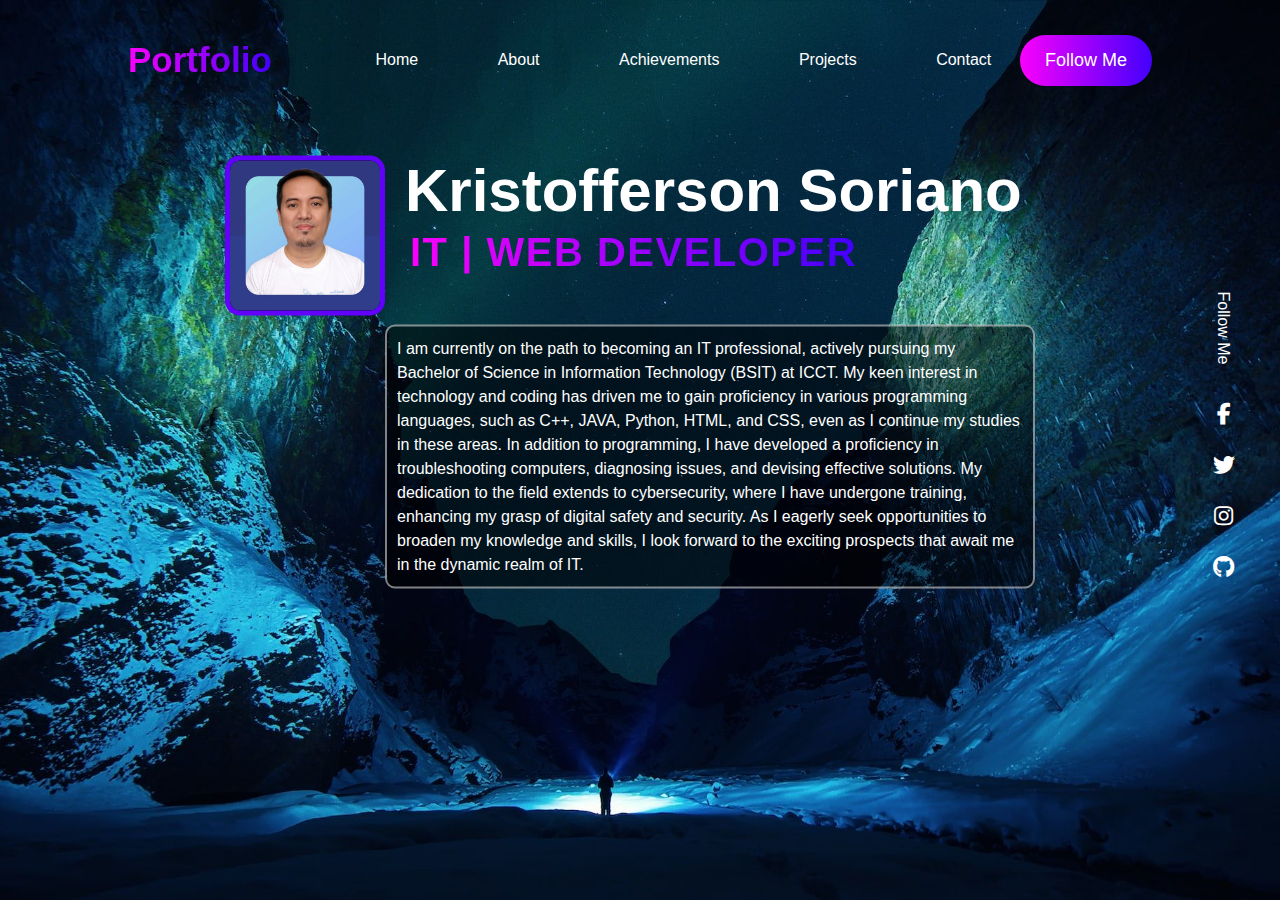
<file: index.html>
<!DOCTYPE html>
<html lang="en">
<head>
    <meta charset="UTF-8">
    <meta http-equiv="X-UA-Compatible" content="IE=edge">
    <meta name="viewport" content="width=device-width, initial-scale=1.0">
    <title>Portfolio</title>

    <!-- link Font awesome cdn -->
    <link rel="stylesheet" href="https://cdnjs.cloudflare.com/ajax/libs/font-awesome/6.4.0/css/all.min.css">

    <!-- link file CSS -->
    <link rel="stylesheet" href="style.css">
</head>
<body>
    <div class="container">

        <header>
            <nav>
                <a href="#" class="logo">Portfolio</a>
                <div class="nav-links">
                    <a href="index.html">Home</a>
                    <a href="about.html">About</a>
                    <a href="achievements.html">Achievements</a>
                    <a href="project.html">Projects</a>
                    <a href="contact.html">Contact</a>
                </div>
                <a href="https://www.facebook.com/krizz19" target="_blank" class="btn">Follow Me</a>
            </nav>
        </header>

        <div class="content">           
			<div class="kris-text">			
				<div class="kris-img">
                <img src="multimedia/kris.jpeg" alt="">
				</div>
				<h1>Kristofferson Soriano</h1>
                <span>IT | WEB DEVELOPER</span>				
                <p>I am currently on the path to becoming an IT professional, actively pursuing my Bachelor of Science in Information Technology (BSIT) at ICCT. My keen interest in technology and coding has driven me to gain proficiency in various programming languages, such as C++, JAVA, Python, HTML, and CSS, even as I continue my studies in these areas. In addition to programming, I have developed a proficiency in troubleshooting computers, diagnosing issues, and devising effective solutions. My dedication to the field extends to cybersecurity, where I have undergone training, enhancing my grasp of digital safety and security. As I eagerly seek opportunities to broaden my knowledge and skills, I look forward to the exciting prospects that await me in the dynamic realm of IT.</p> 
				</div>						
        </div>
        

        <div class="soial-links">
            <span>Follow Me</span>
            <a href="https://www.facebook.com/krizz19" target="_blank"><i class="fa-brands fa-facebook-f"></i></a>
            <a href="#"><i class="fa-brands fa-twitter"></i></a>
            <a href"https://www.instagram.com/imkriss19/?igshid=YzAwZjE1ZTI0Zg%3D%3D&fbclid=IwAR00w-x3zYcXLVi1G-4iBIEl50poXa-NztQFN1F97gvo6rqzmIoqXiH78uA"><i class="fa-brands fa-instagram"></i></a>
            <a href="#"><i class="fa-brands fa-github"></i></a>
        </div>

    </div>


</body>
</html>
</file>
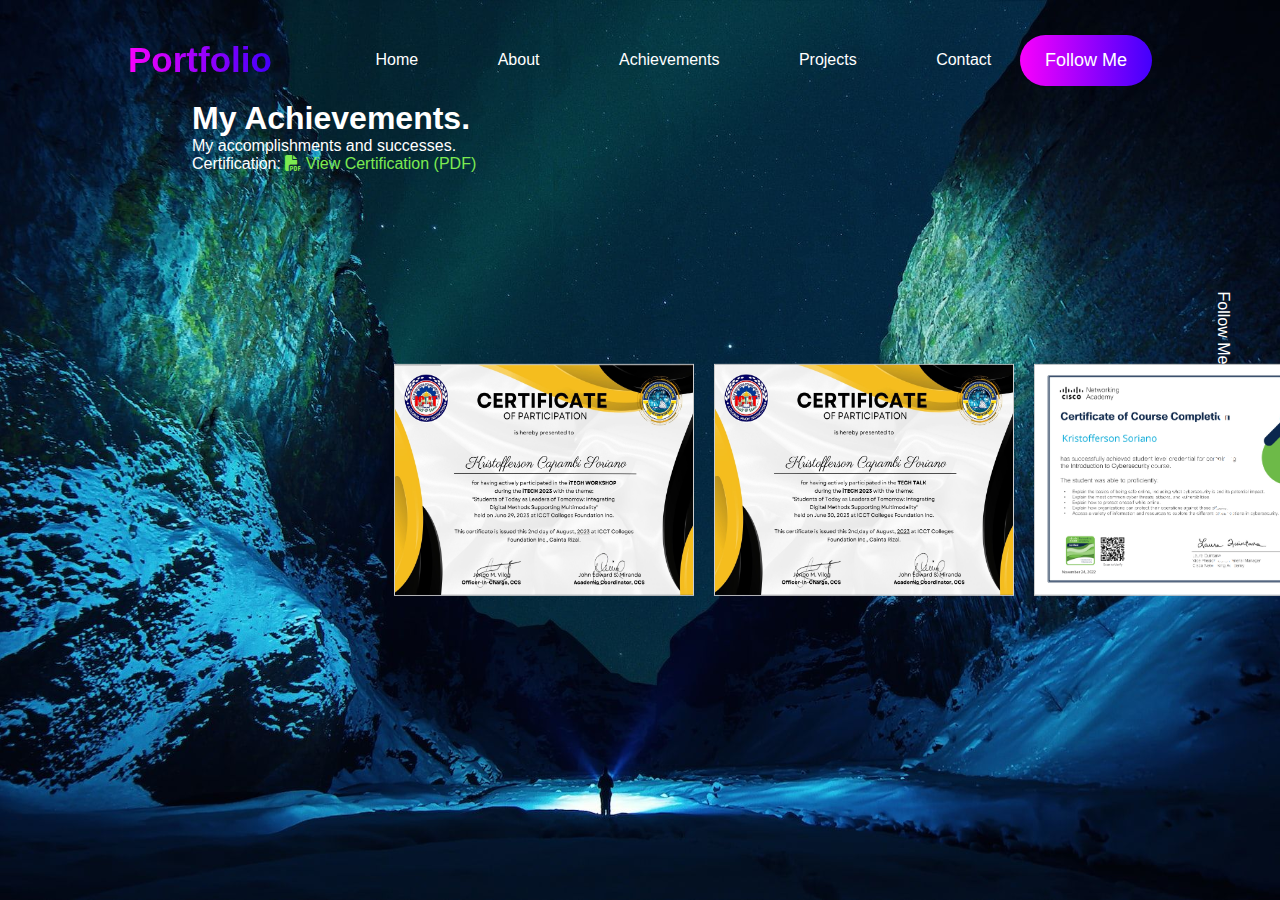
<file: achievements.html>
<!DOCTYPE html>
<html lang="en">
<head>
    <meta charset="UTF-8">
    <meta http-equiv="X-UA-Compatible" content="IE=edge">
    <meta name="viewport" content="width=device-width, initial-scale=1.0">
    <title>Portfolio</title>

    <!-- link Font awesome cdn -->
    <link rel="stylesheet" href="https://cdnjs.cloudflare.com/ajax/libs/font-awesome/6.4.0/css/all.min.css">

    <!-- link file CSS -->
    <link rel="stylesheet" href="style.css">
</head>
<body>
    <div class="container">

        <header>
            <nav>
                <a href="#" class="logo">Portfolio</a>
                <div class="nav-links">
                    <a href="index.html">Home</a>
                    <a href="about.html">About</a>
                    <a href="achievements.html">Achievements</a>
                    <a href="project.html">Projects</a>
                    <a href="contact.html">Contact</a>
                </div>
                <a href="https://www.facebook.com/krizz19" target="_blank" class="btn">Follow Me</a>
            </nav>
        </header>
			<div class="kris-achievements">
                <h1>My Achievements.</h1>
                <span>My accomplishments and successes.</span>
                <p>Certification:
                    <a class="certification-link" href="multimedia/Introduction_to_Cybersecurity_Badge20230926-28-y8vzoe.pdf"
                        target="_blank">
                        <i class="fas fa-file-pdf"></i> <!-- Font Awesome PDF icon -->
                        View Certification (PDF)
                    </a>
                </p>
            </div>
        <div class="achievements">
            
            <div class="image-gallery">
                <img src="multimedia/KRISTOFFERSON CAPAMBI SORIANO1.jpg" alt="Achievement 1">
                <img src="multimedia/KRISTOFFERSON CAPAMBI SORIANO2.jpg" alt="Achievement 2">
                <img src="multimedia/Introduction_to_Cybersecurity_Badge20230926-28-y8vzoe_page-0001.jpg"
                    alt="Achievement 2">
            </div>
			
        </div>
		
        

        <div class="soial-links">
            <span>Follow Me</span>
            <a href="https://www.facebook.com/krizz19" target="_blank"><i class="fa-brands fa-facebook-f"></i></a>
            <a href="#"><i class="fa-brands fa-twitter"></i></a>
            <a href="#"><i class="fa-brands fa-instagram"></i></a>
            <a href="#"><i class="fa-brands fa-github"></i></a>
        </div>
    </div>

</body>

</html>
</file>
<file: style.css>
*{
    padding: 0;
    margin: 0;
    box-sizing: border-box;
    font-family: sans-serif;
    text-decoration: none;
}
.btn{
    padding: 15px 25px;
    background: linear-gradient(to left, #4200fc , #f901fc);
    border-radius: 30px;
    color: #fff;
    font-size: 18px;
}
.contanier{
    width: 900px;
    height: 100%;
    position: center;
    overflow: hidden;
	margin: auto;
}
header nav{
    width: 1024px;
    margin: auto;
    display: flex;
    justify-content: space-between;
    align-items: center;
    height: 100px;
    padding-top: 20px;
    z-index: 100;
    position: center;
}
header nav .logo{
    font-size: 35px;
    font-weight: bold;
    background: linear-gradient(to left, #4200fc , #f901fc);
    -webkit-background-clip: text;
    -webkit-text-fill-color: transparent;
}
header nav .nav-links a{
    color: #fff;
    margin-left: 75px;
    position: relative;
}
header nav .nav-links a::after{
    content: '';
    position: center;
    bottom: -8px;
    left: 0;
    width: 0%;
    height: 3px;
    background: linear-gradient(to left, #4200fc , #f901fc);
    transition: 0.3s;
}
header nav .nav-links a:hover::after{
    width: 100%;
}

.content{
	max-width: 900px; /* Adjust the max-width as needed */
    padding-top: 5%;
    position: relative;
    top: 250px;
    left: 50%;
	margin-left: 30px;
    transform: translate(-50%, -50%);
    width: 100%;
    display: flex;
    justify-content: space-between;
    align-items: center;
}
.about-header {
	width: 1024px;
    margin: auto;
    display: flex;
    justify-content: space-between;
    align-items: center;
    height: 100px;
    padding-top: 20px;
    z-index: 100;
    position: center;
	
}
.about {
    padding-top: 70px;
    position: absolute;
    top: 50%;
    left: 50%;
    transform: translate(-50%, -50%);
    width: 900px;
    display: flex;
    justify-content: space-between;
    align-items: center;
    color: white;
    margin: 20px;
    transition: color 0.3s ease; /* Add a smooth transition effect for the color change */
}
.contact {
	max-width: 80%; /* Adjust the max-width as needed */
    padding-top: 5%;
    position: absolute;
    top: 30%;
    left: 60%;
    transform: translate(-50%, -50%);
    width: 100%;
    display: flex;
    justify-content: space-between;
    align-items: center;
	color: white;
	
}
.contact h1{
    color: #fff;
    font-size: 90px;
    margin-bottom: 15px;
}
.form {
	max-width: 800px; /* Adjust the max-width as needed */
    padding-top: 5%;
    position: absolute;
    top: 50%;
    left: 70%;
    transform: translate(-50%, -50%);
    width: 100%;
    display: flex;   
    align-items: center;
	color: white;
}
.testimonials {
	max-width: 80%; /* Adjust the max-width as needed */
    padding-top: 5%;
    position: absolute;
    top: 30%;
    left: 70%;
    transform: translate(-50%, -50%);
    width: 100%;
    /*display: flex;*/
    /*justify-content: space-between;*/
    align-items: center;
	color: white;
}
.cta {
	max-width: 80%; /* Adjust the max-width as needed */
    padding-top: 5%;
    position: absolute;
    top: 60%;
    left: 70%;
    transform: translate(-50%, -50%);
    width: 100%;
    /*display: flex;*/
    /*justify-content: space-between;*/
    align-items: center;
	color: white;
}
.animated-icons {
	max-width: 80%; /* Adjust the max-width as needed */
    padding-top: 5%;
    position: absolute;
    top: 80%;
    left: 70%;
    transform: translate(-50%, -50%);
    width: 100%;
    /*display: flex;*/
    /*justify-content: space-between;*/
    align-items: center;
	color: white;
}
form {
    display: grid;
    gap: 10px;
}

label {
    display: inline-block;
    margin-bottom: 5px;
}

input, textarea {
    width: 100%;
    padding: 8px;
    box-sizing: border-box;
    border: 1px solid #ccc;
    border-radius: 4px;
    resize: vertical;
}

button {
    background-color: #4CAF50;
    color: white;
    padding: 10px 20px;
    border: none;
    border-radius: 4px;
    cursor: pointer;
}

button:hover {
    background-color: #45a049;
}

.testimonials, .cta {
    margin-top: 20px;
}

/* Change color on hover */
.about:hover {
    color: rgb(157, 230, 74); /* Change to the color you want on hover */
}
.kris-achievements {
	color: white;
	margin-left: 15%;
}
.achievements{
    padding-top: 90px;
    position: absolute;
    top: 50%;
    left: 50%;
    transform: translate(-50%, -50%);
    width: 80%;
    display: flex;
    justify-content: space-between;
    align-items: center;
    color: white;
	flex-direction: column;
	text-align: center;
	margin-top: 30px;
}
.kris-text {
    padding: 5px;    
  }
  
  .kris-text h1 {
    font-size: 28px;
    margin-bottom: 5px;
	color: linear-gradient(to left, #4200fc , #f901fc);
  }
  
  .kris-text span {
    font-size: 18px;
  }
  .kris-text p {
	  width: 73%;
  }
  
.image-gallery {
    position: absolute;
    top: 50%; /* Adjust as needed */
    left: 50%; /* Adjust as needed */
    transform: translate(-50%, -50%);
    display: flex;
    justify-content: space-around;
    z-index: 1000; /* Adjust as needed, ensure it has a higher value than other elements if necessary */
	display: flex;
	
}
  
  .image-gallery img {
    width: 300px; /* Adjust the width to your preference */
    margin: 10px;
    border: 1px solid #ccc; /* Optional: add a border */
	max-width: 100%;
	margin-bottom: 10px;
  }
  
  .image-gallery img:hover {
    transform: scale(1.1); /* Optional: add a hover effect */
  }
.content h1{
    color: #fff;
    font-size: 60px;
    
	margin-left: 160px;
	position: relative;
}
.content span{
    background: linear-gradient(to left, #4200fc , #f901fc);
    -webkit-background-clip: text;
    -webkit-text-fill-color: transparent;
    font-size: 40px;
    font-weight: bold;
    letter-spacing: 1.5px;
	margin-left: 5px;
	position: relative;
}
.content p {
    color: #fff;
    margin-top: 50px;
    margin-bottom: 20px; /* Adjust margin to create space */
    line-height: 1.5;
    transition: background 0.3s ease;
    background: rgba(0, 0, 0, 0.5);
    padding: 10px;
    border: 2px solid rgba(255, 255, 255, 0.5);
    border-radius: 10px;
    margin-right: 10px;
	margin-left: 160px;
	position: relative;
}

/* Change background image (linear gradient) on hover */
.content p:hover {
    background-image: linear-gradient(to right, #ff3366, #33ff99); /* Change to your desired linear gradient */
    -webkit-background-clip: text; /* Apply background to the text */
    background-clip: text; /* Apply background to the text */
    color: transparent; /* Set the text color to transparent to show the gradient through the text */
}
.kris-img {
    
    border: 5px solid #6101fc;
    background-color: #07021a;
    border-radius: 15px;
	float: left;
	margin-right: 20px;
    
}
.kris-img img{
    width: 150px;
    border-radius: 10px;
    margin-top: auto;
	float: left;
	

}

.soial-links{
    position: absolute;
    top: 50%;
    transform: translateY(-50%);
    display: flex;
    right: 20px;
    flex-direction: column;
    gap: 25px;
    text-align: center;
}
.soial-links a{
    color: #fff;
    font-size: 22px;
    transition: 0.4s;
}
.soial-links a:hover{
    transform: scale(1.4);
}
.soial-links span{
    color: #fff;
    font-weight: 500;
    transform: rotate(90deg);
    margin-bottom: 40px;
}
.certification-link {
    color: rgb(124, 235, 81); /* Default color */
    text-decoration: none; /* Remove underline */
}

.certification-link:hover {
    color: blue; /* Color on hover */
}
.contact-list {
    border: 2px solid rgb(243, 243, 243); /* Border properties */
    padding: 10px; /* Optional: Add some padding for spacing */
  }
  
  .contact-list li {
    list-style-type: none; /* Remove default bullet points */
    margin-bottom: 10px; /* Optional: Add margin between list items */
  }
  
  .contact-list li a {
    text-decoration: none;
    color: rgb(248, 244, 244); /* Set the link color */
  }
  
  .contact-list li a:hover {
    color: blue; /* Change link color on hover */
  }
 .kris-text ul li {
    margin-bottom: 10px;
    display: flex;
    align-items: center;
}

.kris-text ul li strong {
    min-width: 100px; /* Adjust the width based on your preference */
}

.kris-text ul ul li:before {
    content: "\2022";
    color: #f901fc;
    margin-right: 5px;
}

.kris-text ul ul {
    margin-top: 5px;
}

.kris-text ul ul li {
    margin-bottom: 5px;
    padding-left: 20px;
}

.kris-text ul ul li:before {
    content: "•";
    color: #f901fc; /* You can change the color */
    display: inline-block;
    width: 1em;
    margin-left: -1em;
}
body, html {
    height: 100%;
    margin: 0;
}
#video-bg {
    position: absolute;
    top: 0;
    left: 0;
    width: 100%;
    height: 100%;
    object-fit: cover;
} 
footer {
    background-color: #05051e; /* Choose your desired background color */
    color: white;
    text-align: center;
    padding: 20px;
}

/* Optional: Style the text and links inside the footer */
footer p {
    margin: 0;
    font-size: 14px;
}

footer a {
    color: white;
    text-decoration: none;
}

footer a:hover {
    text-decoration: underline;
}
.about-paragraph {
    color: #fff;
    margin-top: 5px; /* Adjust margin to create space */
    margin-bottom: 10px; /* Adjust margin to create space */
    line-height: 1.5;
    transition: background 0.3s ease;
    background: rgba(0, 0, 0, 0.5);
    padding: 10px;
    border: 2px solid rgba(255, 255, 255, 0.5);
    border-radius: 10px;
    margin-right: 10px;
	margin-left: 5px;
	position: relative;
}

.about-list {
    color: #fff;
    margin-top: 5px; /* Adjust margin to create space */
    margin-bottom: 10px; /* Adjust margin to create space */
    line-height: 1.5;
    transition: background 0.3s ease;
    background: rgba(0, 0, 0, 0.5);
    padding: 10px;
    border: 2px solid rgba(255, 255, 255, 0.5);
    border-radius: 10px;
    list-style-type: none; /* Remove default bullet points */
    margin-right: 10px;
	margin-left: 5px;
}
.about-h1 {
	margin-top: 2px;
}
.about-hr {
	margin-top: 20px;
	position: relative;
}

.about-paragraph:hover, .about-list:hover {
    background-image: linear-gradient(to right, #ff3366, #33ff99); /* Change to your desired linear gradient */
    -webkit-background-clip: text; /* Apply background to the text */
    background-clip: text; /* Apply background to the text */
    color: transparent; /* Set the text color to transparent to show the gradient through the text */
}


hr {
    margin-bottom: 10px;
    margin-right: 10px;
}
table {
    width: 80% !important;
    max-width: 600px !important;
    border-collapse: collapse;
    margin-top: 20px;
    box-shadow: 0 4px 8px rgba(0, 0, 0, 1);
    border-radius: 10px;
    overflow: hidden;
    text-align: center;
    margin-bottom: 20px;
    border: 2px solid #3498db;
    margin: 20px auto;
    background-color: rgba(255, 255, 255, 0.9) !important; /* White with 90% opacity */
}

th, td {
    border: 2px solid #ddd;
    padding: 12px;
    text-align: center;	
}

th {
    background-color: #3498db;
    color: #fff;
}

.empty {
    background-color: orange;
    color: #fff;
}

.title {
	background-color: #33BBFF;
    color: #fff;
}
.time, .program {
    background-color: #D4D4D4;
}

.project-container {
    width: 80% !important;
    max-width: 800px !important;
    box-shadow: 0 4px 8px rgba(0, 0, 0, 0.1);
    border-radius: 10px;
    overflow: hidden;
    margin-bottom: 20px;
    border: 2px solid #B2AEAE;
    padding: 10px;
    background-color: rgba(255, 255, 255, 0.7) !important; /* White with 90% opacity */
	text-align: center
	
}
.project {
	margin: 100px;
	margin-left: 20%;	
}
.program {
	position: relative;
    cursor: pointer;
}
.project-container {
	color: black;
}
/* Add this CSS to your existing styles */
.project-container .program:hover::before {
    content: '';
    display: block;
    position: absolute;
    top: 50%;
    left: 50%;
    transform: translate(-50%, -50%);
    width: 66.666%;
    height: 100%;
    background-size: cover;
    z-index: 1;
	padding: 5px;
}

/* Add images for the Calculator and Inventory Management App */
.program[data-image="calculator"]:hover::before {
    background-image: url('multimedia/calculator.png'); /* Replace with the path to your calculator image */
		
}

.program[data-image="inventory"]:hover::before {
    background-image: url('multimedia/inventory.jpg'); /* Replace with the path to your inventory image */
}

.program::before {
    content: "";
    position: absolute;
    top: 50%;
    left: 50%;
    transform: translate(-50%, -50%);
    width: 66.666%;
    height: 100%;
    background-size: cover;
    z-index: 1;
    padding: 5px;
    visibility: hidden;
}
.program:hover::before {
    visibility: visible;
}
.program:hover::before {
    content: "";
    position: absolute;
    bottom: 125%; /* Adjust the distance from the text */
    left: 50%;
    transform: translateX(-50%);
    width: 500px; /* Adjust the width of the tooltip */
    background-color: #fff;
    box-shadow: 0 4px 8px rgba(0, 0, 0, 0.1);
    border-radius: 5px;
    padding: 10px;
    text-align: center;
    z-index: 1;
}
.program:hover::before img {
    width: 100%; /* Make the image fill the tooltip container */
    border-radius: 5px;
}
body {
    background: url('multimedia/imgbg1.jpg') repeat; /* Replace 'path/to/imgbg.jpg' with the actual path to your image */
    background-size: cover;
    background-position: center;
    margin: 0;
    padding: 0;
    overflow-x: hidden;
}
</file>
